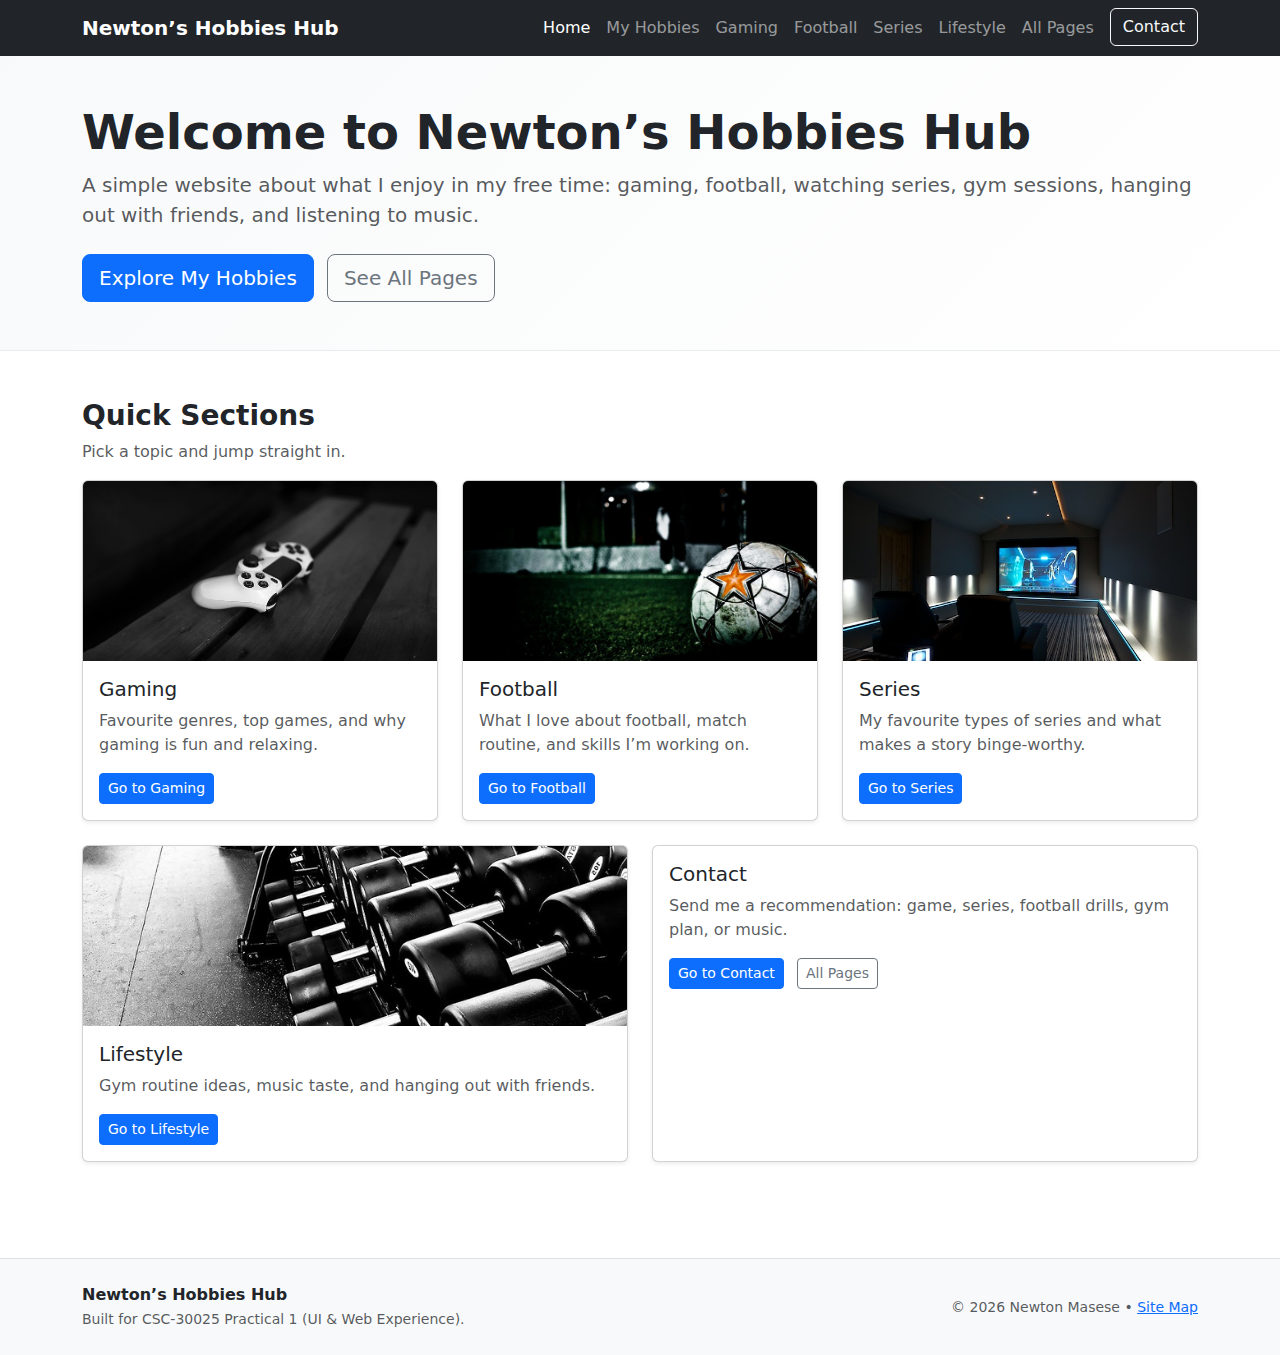
<file: Practical 1/index.html>
<!DOCTYPE html>
<html lang="en">
<head>
  <meta charset="UTF-8" />
  <meta name="viewport" content="width=device-width, initial-scale=1.0" />
  <title>Home | Newton’s Hobbies Hub</title>
  <link href="https://cdn.jsdelivr.net/npm/bootstrap@5.3.3/dist/css/bootstrap.min.css" rel="stylesheet">
  <link rel="stylesheet" href="css/styles.css">
</head>

<body class="min-vh-100 d-flex flex-column">

  <nav class="navbar navbar-expand-lg navbar-dark bg-dark">
    <div class="container">
      <a class="navbar-brand fw-semibold" href="index.html">Newton’s Hobbies Hub</a>
      <button class="navbar-toggler" type="button" data-bs-toggle="collapse" data-bs-target="#mainNav"
        aria-controls="mainNav" aria-expanded="false" aria-label="Toggle navigation">
        <span class="navbar-toggler-icon"></span>
      </button>
      <div class="collapse navbar-collapse" id="mainNav">
        <ul class="navbar-nav ms-auto">
          <li class="nav-item"><a class="nav-link active" aria-current="page" href="index.html">Home</a></li>
          <li class="nav-item"><a class="nav-link" href="myHobbies.html">My Hobbies</a></li>
          <li class="nav-item"><a class="nav-link" href="gaming.html">Gaming</a></li>
          <li class="nav-item"><a class="nav-link" href="football.html">Football</a></li>
          <li class="nav-item"><a class="nav-link" href="series.html">Series</a></li>
          <li class="nav-item"><a class="nav-link" href="lifestyle.html">Lifestyle</a></li>
          <li class="nav-item"><a class="nav-link" href="list.html">All Pages</a></li>
          <li class="nav-item"><a class="btn btn-outline-light ms-lg-2" href="contact.html">Contact</a></li>
        </ul>
      </div>
    </div>
  </nav>

  <header class="hero">
    <div class="container">
      <h1 class="display-5 fw-bold mb-2">Welcome to Newton’s Hobbies Hub</h1>
      <p class="lead text-muted mb-4">
        A simple website about what I enjoy in my free time: gaming, football, watching series, gym sessions,
        hanging out with friends, and listening to music.
      </p>
      <a class="btn btn-primary btn-lg" href="myHobbies.html">Explore My Hobbies</a>
      <a class="btn btn-outline-secondary btn-lg ms-2" href="list.html">See All Pages</a>
    </div>
  </header>

  <!-- MAIN  -->
  <main class="container my-5 flex-grow-1">
    <section class="mb-5">
      <h2 class="h3 fw-bold">Quick Sections</h2>
      <p class="text-muted">Pick a topic and jump straight in.</p>

      <div class="row g-4">
        <div class="col-md-4">
          <div class="card h-100 shadow-sm">
            <img src="img/gaming.jpg" class="card-img-top" alt="Gaming controller">
            <div class="card-body">
              <h3 class="h5">Gaming</h3>
              <p class="text-muted">Favourite genres, top games, and why gaming is fun and relaxing.</p>
              <a href="gaming.html" class="btn btn-sm btn-primary">Go to Gaming</a>
            </div>
          </div>
        </div>

        <div class="col-md-4">
          <div class="card h-100 shadow-sm">
            <img src="img/football.jpg" class="card-img-top" alt="Football on grass">
            <div class="card-body">
              <h3 class="h5">Football</h3>
              <p class="text-muted">What I love about football, match routine, and skills I’m working on.</p>
              <a href="football.html" class="btn btn-sm btn-primary">Go to Football</a>
            </div>
          </div>
        </div>

        <div class="col-md-4">
          <div class="card h-100 shadow-sm">
            <img src="img/series.jpg" class="card-img-top" alt="Streaming at home">
            <div class="card-body">
              <h3 class="h5">Series</h3>
              <p class="text-muted">My favourite types of series and what makes a story binge-worthy.</p>
              <a href="series.html" class="btn btn-sm btn-primary">Go to Series</a>
            </div>
          </div>
        </div>

        <div class="col-md-6">
          <div class="card h-100 shadow-sm">
            <img src="img/gym.jpg" class="card-img-top" alt="Gym dumbbells">
            <div class="card-body">
              <h3 class="h5">Lifestyle</h3>
              <p class="text-muted">Gym routine ideas, music taste, and hanging out with friends.</p>
              <a href="lifestyle.html" class="btn btn-sm btn-primary">Go to Lifestyle</a>
            </div>
          </div>
        </div>

        <div class="col-md-6">
          <div class="card h-100 shadow-sm">
            <div class="card-body">
              <h3 class="h5">Contact</h3>
              <p class="text-muted">Send me a recommendation: game, series, football drills, gym plan, or music.</p>
              <a href="contact.html" class="btn btn-sm btn-primary">Go to Contact</a>
              <a href="list.html" class="btn btn-sm btn-outline-secondary ms-2">All Pages</a>
            </div>
          </div>
        </div>

      </div>
    </section>
  </main>

  <!-- FOOTER  -->
  <footer class="py-4 bg-light border-top mt-auto">
    <div class="container d-flex flex-column flex-md-row justify-content-between align-items-start align-items-md-center gap-2">
      <div>
        <div class="fw-semibold">Newton’s Hobbies Hub</div>
        <small class="text-muted">Built for CSC-30025 Practical 1 (UI & Web Experience).</small>
      </div>
      <div class="text-md-end">
        <small class="text-muted">© 2026 Newton Masese • <a href="list.html">Site Map</a></small>
      </div>
    </div>
  </footer>

  <script src="https://cdn.jsdelivr.net/npm/bootstrap@5.3.3/dist/js/bootstrap.bundle.min.js"></script>
</body>
</html>
</file>
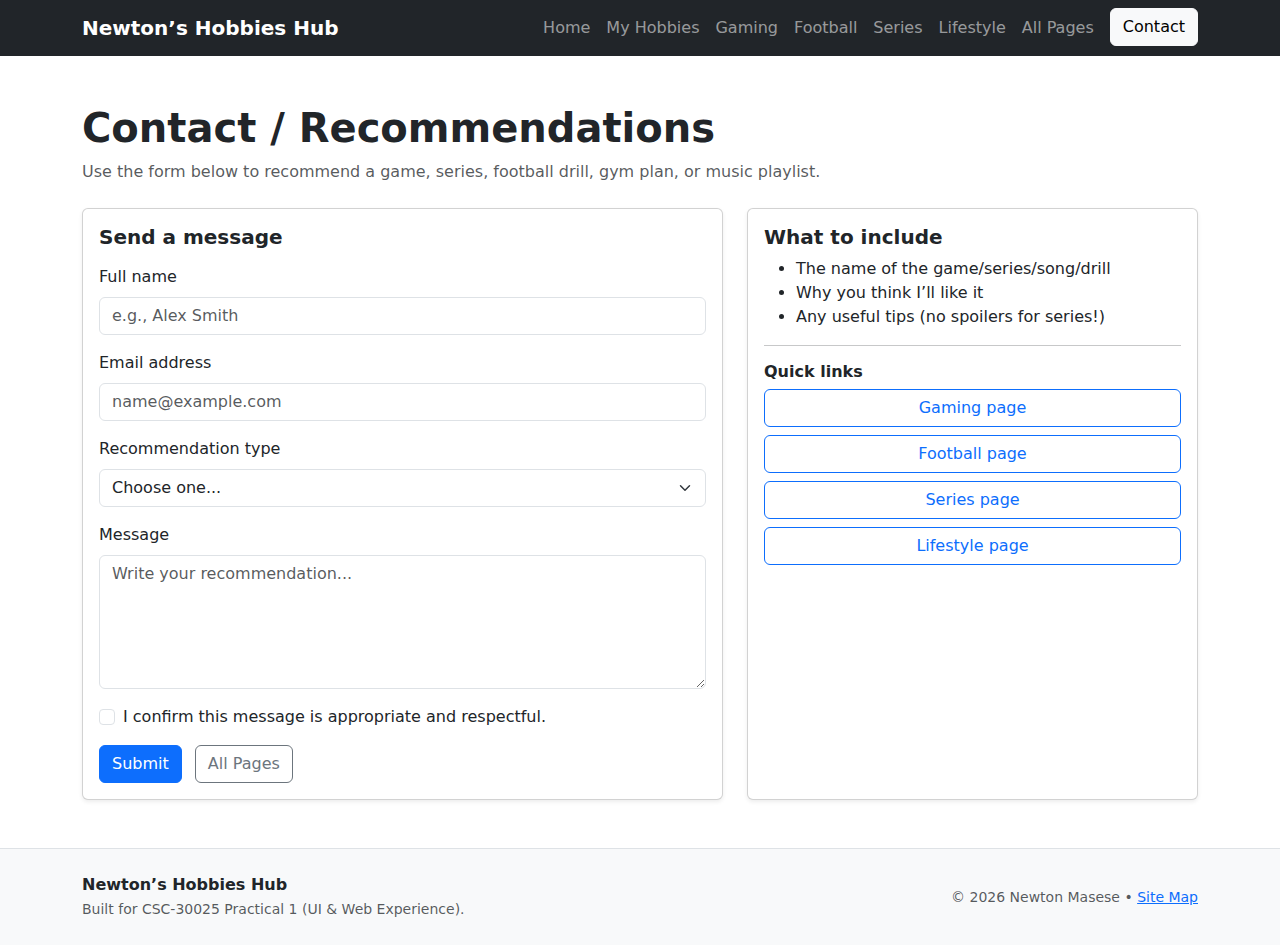
<file: Practical 1/contact.html>
<!DOCTYPE html>
<html lang="en">
<head>
  <meta charset="UTF-8" />
  <meta name="viewport" content="width=device-width, initial-scale=1.0" />
  <title>Contact | Newton’s Hobbies Hub</title>
  <link href="https://cdn.jsdelivr.net/npm/bootstrap@5.3.3/dist/css/bootstrap.min.css" rel="stylesheet">
  <link rel="stylesheet" href="css/styles.css">
</head>


<body class="min-vh-100 d-flex flex-column">

  <!-- NAVBAR -->
  <nav class="navbar navbar-expand-lg navbar-dark bg-dark">
    <div class="container">
      <a class="navbar-brand fw-semibold" href="index.html">Newton’s Hobbies Hub</a>

      <button class="navbar-toggler" type="button" data-bs-toggle="collapse" data-bs-target="#mainNav"
        aria-controls="mainNav" aria-expanded="false" aria-label="Toggle navigation">
        <span class="navbar-toggler-icon"></span>
      </button>

      <div class="collapse navbar-collapse" id="mainNav">
        <ul class="navbar-nav ms-auto">
          <li class="nav-item"><a class="nav-link" href="index.html">Home</a></li>
          <li class="nav-item"><a class="nav-link" href="myHobbies.html">My Hobbies</a></li>
          <li class="nav-item"><a class="nav-link" href="gaming.html">Gaming</a></li>
          <li class="nav-item"><a class="nav-link" href="football.html">Football</a></li>
          <li class="nav-item"><a class="nav-link" href="series.html">Series</a></li>
          <li class="nav-item"><a class="nav-link" href="lifestyle.html">Lifestyle</a></li>
          <li class="nav-item"><a class="nav-link" href="list.html">All Pages</a></li>
          <li class="nav-item">
            <a class="btn btn-outline-light ms-lg-2 active" aria-current="page" href="contact.html">Contact</a>
          </li>
        </ul>
      </div>
    </div>
  </nav>

  <!-- MAIN -->
  <main class="container my-5 flex-grow-1">
    <header class="mb-4">
      <h1 class="display-6 fw-bold">Contact / Recommendations</h1>
      <p class="text-muted mb-0">
        Use the form below to recommend a game, series, football drill, gym plan, or music playlist.
      </p>
    </header>

    <section class="row g-4">
      <div class="col-lg-7">
        <div class="card shadow-sm">
          <div class="card-body">
            <h2 class="h5 fw-semibold mb-3">Send a message</h2>

            <form action="#" method="post" class="needs-validation" novalidate>
              <div class="mb-3">
                <label for="fullName" class="form-label">Full name</label>
                <input type="text" class="form-control" id="fullName" name="fullName"
                       placeholder="e.g., Alex Smith" minlength="2" required>
                <div class="invalid-feedback">Please enter your name (at least 2 characters).</div>
              </div>

              <div class="mb-3">
                <label for="email" class="form-label">Email address</label>
                <input type="email" class="form-control" id="email" name="email"
                       placeholder="name@example.com" required>
                <div class="invalid-feedback">Please enter a valid email address.</div>
              </div>

              <div class="mb-3">
                <label for="topic" class="form-label">Recommendation type</label>
                <select class="form-select" id="topic" name="topic" required>
                  <option value="" selected disabled>Choose one...</option>
                  <option value="gaming">Gaming</option>
                  <option value="football">Football</option>
                  <option value="series">Series</option>
                  <option value="gym">Gym</option>
                  <option value="music">Music</option>
                  <option value="friends">Hangout idea</option>
                </select>
                <div class="invalid-feedback">Please choose a recommendation type.</div>
              </div>

              <div class="mb-3">
                <label for="message" class="form-label">Message</label>
                <textarea class="form-control" id="message" name="message" rows="5"
                          placeholder="Write your recommendation..." minlength="10" required></textarea>
                <div class="invalid-feedback">Please write a message (at least 10 characters).</div>
              </div>

              <div class="form-check mb-3">
                <input class="form-check-input" type="checkbox" value="yes" id="agree" required>
                <label class="form-check-label" for="agree">
                  I confirm this message is appropriate and respectful.
                </label>
                <div class="invalid-feedback">You must confirm before submitting.</div>
              </div>

              <button type="submit" class="btn btn-primary">Submit</button>
              <a href="list.html" class="btn btn-outline-secondary ms-2">All Pages</a>
            </form>

          </div>
        </div>
      </div>

      <div class="col-lg-5">
        <div class="card shadow-sm h-100">
          <div class="card-body">
            <h2 class="h5 fw-semibold">What to include</h2>
            <ul>
              <li>The name of the game/series/song/drill</li>
              <li>Why you think I’ll like it</li>
              <li>Any useful tips (no spoilers for series!)</li>
            </ul>

            <hr>

            <h3 class="h6 fw-semibold">Quick links</h3>
            <div class="d-grid gap-2">
              <a class="btn btn-outline-primary" href="gaming.html">Gaming page</a>
              <a class="btn btn-outline-primary" href="football.html">Football page</a>
              <a class="btn btn-outline-primary" href="series.html">Series page</a>
              <a class="btn btn-outline-primary" href="lifestyle.html">Lifestyle page</a>
            </div>
          </div>
        </div>
      </div>
    </section>
  </main>

  <!-- FOOTER (no big top margin; footer will sit at bottom) -->
  <footer class="py-4 bg-light border-top mt-auto">
    <div class="container d-flex flex-column flex-md-row justify-content-between align-items-start align-items-md-center gap-2">
      <div>
        <div class="fw-semibold">Newton’s Hobbies Hub</div>
        <small class="text-muted">Built for CSC-30025 Practical 1 (UI & Web Experience).</small>
      </div>
      <div class="text-md-end">
        <small class="text-muted">© 2026 Newton Masese • <a href="list.html">Site Map</a></small>
      </div>
    </div>
  </footer>

  <script src="https://cdn.jsdelivr.net/npm/bootstrap@5.3.3/dist/js/bootstrap.bundle.min.js"></script>

  <!-- Bootstrap validation script -->
  <script>
    (() => {
      'use strict';
      const forms = document.querySelectorAll('.needs-validation');
      Array.from(forms).forEach(form => {
        form.addEventListener('submit', event => {
          if (!form.checkValidity()) {
            event.preventDefault();
            event.stopPropagation();
          }
          form.classList.add('was-validated');
        }, false);
      });
    })();
  </script>

</body>
</html>
</file>
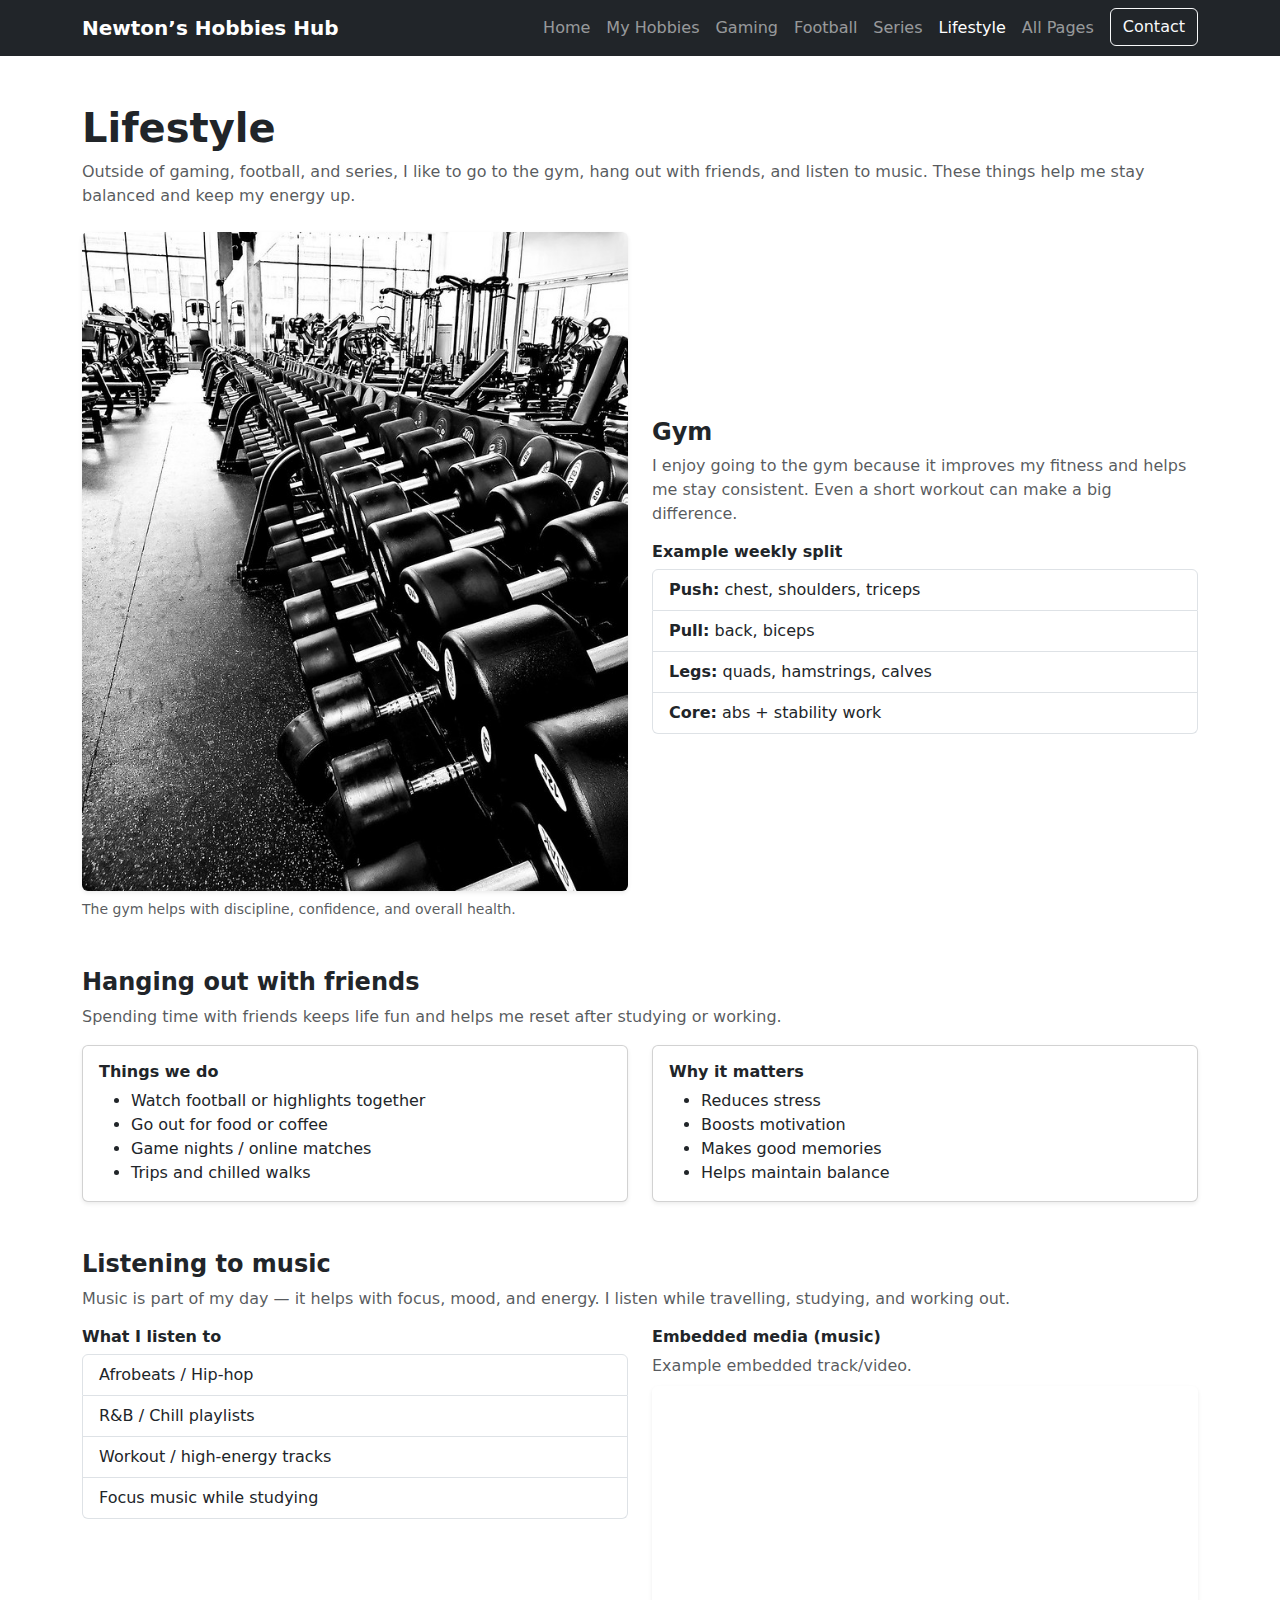
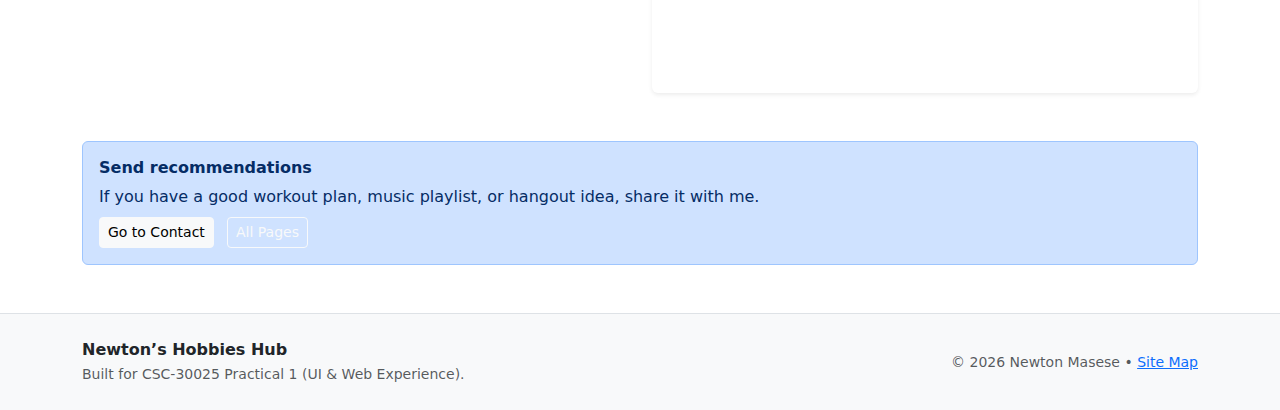
<file: Practical 1/lifestyle.html>
<!DOCTYPE html>
<html lang="en">
<head>
  <meta charset="UTF-8" />
  <meta name="viewport" content="width=device-width, initial-scale=1.0" />
  <title>Lifestyle | Newton’s Hobbies Hub</title>
  <link href="https://cdn.jsdelivr.net/npm/bootstrap@5.3.3/dist/css/bootstrap.min.css" rel="stylesheet">
  <link rel="stylesheet" href="css/styles.css">
</head>
<body>

<!-- NAVBAR -->
<nav class="navbar navbar-expand-lg navbar-dark bg-dark">
  <div class="container">
    <a class="navbar-brand fw-semibold" href="index.html">Newton’s Hobbies Hub</a>

    <button class="navbar-toggler" type="button" data-bs-toggle="collapse" data-bs-target="#mainNav"
      aria-controls="mainNav" aria-expanded="false" aria-label="Toggle navigation">
      <span class="navbar-toggler-icon"></span>
    </button>

    <div class="collapse navbar-collapse" id="mainNav">
      <ul class="navbar-nav ms-auto">
        <li class="nav-item"><a class="nav-link" href="index.html">Home</a></li>
        <li class="nav-item"><a class="nav-link" href="myHobbies.html">My Hobbies</a></li>
        <li class="nav-item"><a class="nav-link" href="gaming.html">Gaming</a></li>
        <li class="nav-item"><a class="nav-link" href="football.html">Football</a></li>
        <li class="nav-item"><a class="nav-link" href="series.html">Series</a></li>
        <li class="nav-item"><a class="nav-link active" aria-current="page" href="lifestyle.html">Lifestyle</a></li>
        <li class="nav-item"><a class="nav-link" href="list.html">All Pages</a></li>
        <li class="nav-item"><a class="btn btn-outline-light ms-lg-2" href="contact.html">Contact</a></li>
      </ul>
    </div>
  </div>
</nav>

<main class="container my-5">
  <header class="mb-4">
    <h1 class="display-6 fw-bold">Lifestyle</h1>
    <p class="text-muted mb-0">
      Outside of gaming, football, and series, I like to go to the gym, hang out with friends, and listen to music.
      These things help me stay balanced and keep my energy up.
    </p>
  </header>

  <!-- Gym -->
  <section class="row g-4 align-items-center mb-5">
    <div class="col-md-6">
      <img src="img/gym.jpg" class="img-fluid rounded shadow-sm" alt="Gym dumbbells">
      <small class="text-muted d-block mt-2">
        The gym helps with discipline, confidence, and overall health.
      </small>
    </div>
    <div class="col-md-6">
      <h2 class="h4 fw-bold">Gym</h2>
      <p class="text-muted">
        I enjoy going to the gym because it improves my fitness and helps me stay consistent.
        Even a short workout can make a big difference.
      </p>

      <h3 class="h6 fw-semibold mt-3">Example weekly split</h3>
      <ul class="list-group">
        <li class="list-group-item"><strong>Push:</strong> chest, shoulders, triceps</li>
        <li class="list-group-item"><strong>Pull:</strong> back, biceps</li>
        <li class="list-group-item"><strong>Legs:</strong> quads, hamstrings, calves</li>
        <li class="list-group-item"><strong>Core:</strong> abs + stability work</li>
      </ul>
    </div>
  </section>

  <!-- Hanging out -->
  <section class="mb-5">
    <h2 class="h4 fw-bold">Hanging out with friends</h2>
    <p class="text-muted">
      Spending time with friends keeps life fun and helps me reset after studying or working.
    </p>

    <div class="row g-4">
      <div class="col-md-6">
        <div class="card h-100 shadow-sm">
          <div class="card-body">
            <h3 class="h6 fw-semibold">Things we do</h3>
            <ul class="mb-0">
              <li>Watch football or highlights together</li>
              <li>Go out for food or coffee</li>
              <li>Game nights / online matches</li>
              <li>Trips and chilled walks</li>
            </ul>
          </div>
        </div>
      </div>
      <div class="col-md-6">
        <div class="card h-100 shadow-sm">
          <div class="card-body">
            <h3 class="h6 fw-semibold">Why it matters</h3>
            <ul class="mb-0">
              <li>Reduces stress</li>
              <li>Boosts motivation</li>
              <li>Makes good memories</li>
              <li>Helps maintain balance</li>
            </ul>
          </div>
        </div>
      </div>
    </div>
  </section>

  <!-- Music -->
  <section class="mb-5">
    <h2 class="h4 fw-bold">Listening to music</h2>
    <p class="text-muted">
      Music is part of my day — it helps with focus, mood, and energy. I listen while travelling,
      studying, and working out.
    </p>

    <div class="row g-4">
      <div class="col-md-6">
        <h3 class="h6 fw-semibold">What I listen to</h3>
        <ul class="list-group">
          <li class="list-group-item">Afrobeats / Hip-hop</li>
          <li class="list-group-item">R&B / Chill playlists</li>
          <li class="list-group-item">Workout / high-energy tracks</li>
          <li class="list-group-item">Focus music while studying</li>
        </ul>
      </div>

      <div class="col-md-6">
        <h3 class="h6 fw-semibold">Embedded media (music)</h3>
        <p class="text-muted mb-2">
          Example embedded track/video.
        </p>
        <div class="ratio ratio-16x9 rounded overflow-hidden shadow-sm">
        <iframe
          src="https://www.youtube.com/embed/8JZZvo-gJaU"
          title="YouTube video player"
          allowfullscreen>
        </iframe>
      </div>
      </div>
    </div>
  </section>

  <!-- CTA -->
  <section class="mb-5">
    <div class="alert alert-primary">
      <h3 class="h6 fw-semibold">Send recommendations</h3>
      <p class="mb-2">
        If you have a good workout plan, music playlist, or hangout idea, share it with me.
      </p>
      <a class="btn btn-light btn-sm" href="contact.html">Go to Contact</a>
      <a class="btn btn-outline-light btn-sm ms-2" href="list.html">All Pages</a>
    </div>
  </section>
</main>

<!-- FOOTER -->
<footer class="mt-5 py-4 bg-light border-top">
  <div class="container d-flex flex-column flex-md-row justify-content-between align-items-start align-items-md-center gap-2">
    <div>
      <div class="fw-semibold">Newton’s Hobbies Hub</div>
      <small class="text-muted">Built for CSC-30025 Practical 1 (UI & Web Experience).</small>
    </div>
    <div class="text-md-end">
      <small class="text-muted">© 2026 Newton Masese • <a href="list.html">Site Map</a></small>
    </div>
  </div>
</footer>

<script src="https://cdn.jsdelivr.net/npm/bootstrap@5.3.3/dist/js/bootstrap.bundle.min.js"></script>
</body>
</html>
</file>
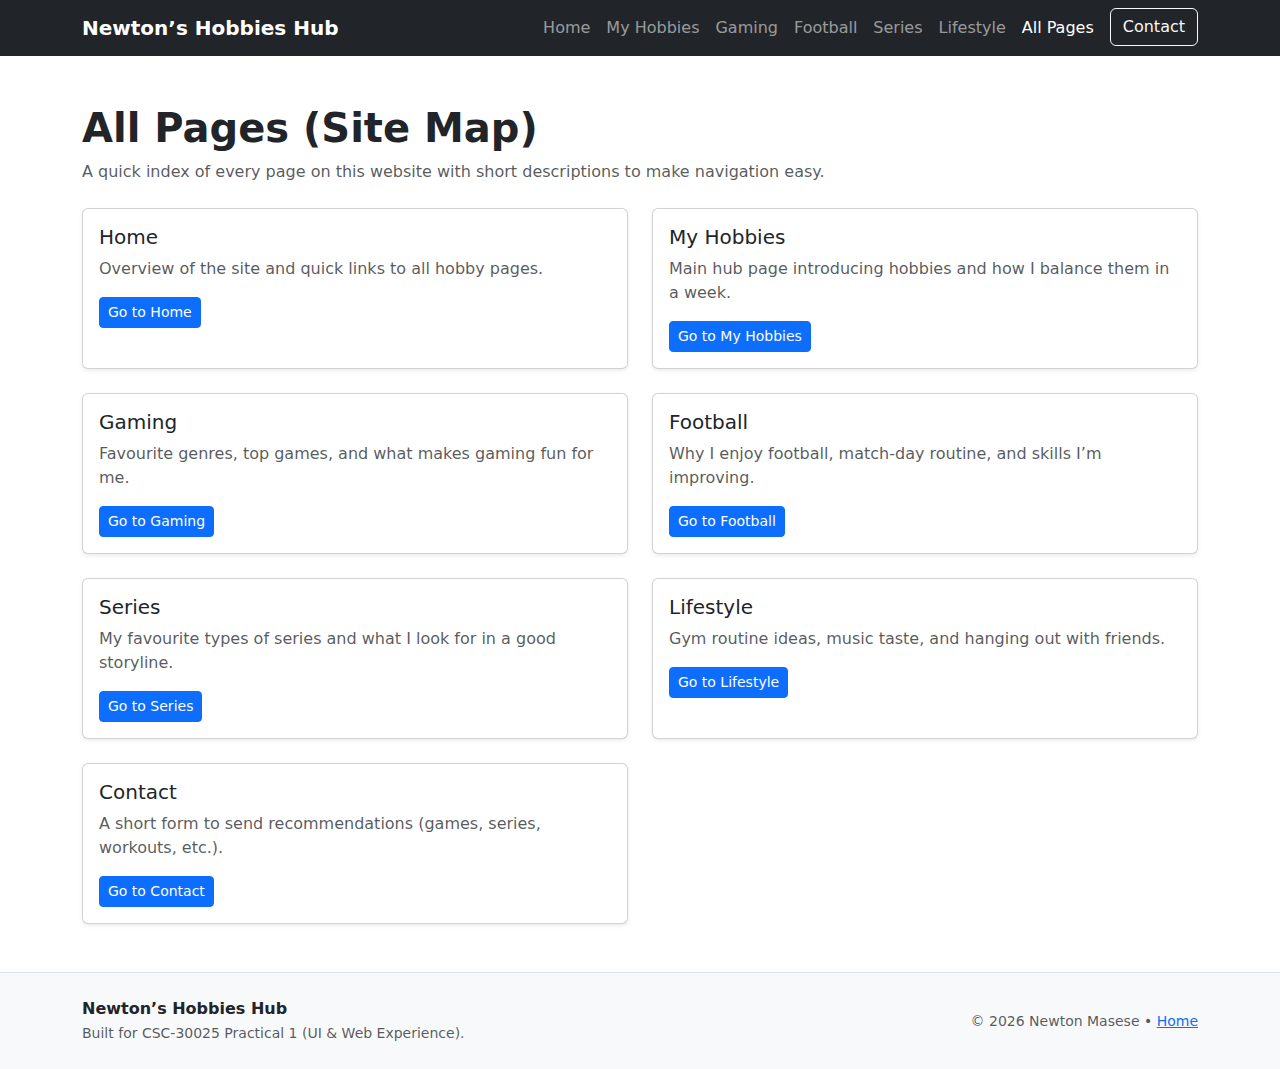
<file: Practical 1/list.html>
<!DOCTYPE html>
<html lang="en">
<head>
  <meta charset="UTF-8" />
  <meta name="viewport" content="width=device-width, initial-scale=1.0" />
  <title>All Pages | Newton’s Hobbies Hub</title>
  <link href="https://cdn.jsdelivr.net/npm/bootstrap@5.3.3/dist/css/bootstrap.min.css" rel="stylesheet">
  <link rel="stylesheet" href="css/styles.css">
</head>
<body>

<nav class="navbar navbar-expand-lg navbar-dark bg-dark">
  <div class="container">
    <a class="navbar-brand fw-semibold" href="index.html">Newton’s Hobbies Hub</a>
    <button class="navbar-toggler" type="button" data-bs-toggle="collapse" data-bs-target="#mainNav"
      aria-controls="mainNav" aria-expanded="false" aria-label="Toggle navigation">
      <span class="navbar-toggler-icon"></span>
    </button>
    <div class="collapse navbar-collapse" id="mainNav">
      <ul class="navbar-nav ms-auto">
        <li class="nav-item"><a class="nav-link" href="index.html">Home</a></li>
        <li class="nav-item"><a class="nav-link" href="myHobbies.html">My Hobbies</a></li>
        <li class="nav-item"><a class="nav-link" href="gaming.html">Gaming</a></li>
        <li class="nav-item"><a class="nav-link" href="football.html">Football</a></li>
        <li class="nav-item"><a class="nav-link" href="series.html">Series</a></li>
        <li class="nav-item"><a class="nav-link" href="lifestyle.html">Lifestyle</a></li>
        <li class="nav-item"><a class="nav-link active" aria-current="page" href="list.html">All Pages</a></li>
        <li class="nav-item"><a class="btn btn-outline-light ms-lg-2" href="contact.html">Contact</a></li>
      </ul>
    </div>
  </div>
</nav>

<main class="container my-5">
  <header class="mb-4">
    <h1 class="display-6 fw-bold">All Pages (Site Map)</h1>
    <p class="text-muted mb-0">
      A quick index of every page on this website with short descriptions to make navigation easy.
    </p>
  </header>

  <div class="row g-4">
    <div class="col-md-6">
      <div class="card h-100 shadow-sm">
        <div class="card-body">
          <h2 class="h5">Home</h2>
          <p class="text-muted">Overview of the site and quick links to all hobby pages.</p>
          <a class="btn btn-sm btn-primary" href="index.html">Go to Home</a>
        </div>
      </div>
    </div>

    <div class="col-md-6">
      <div class="card h-100 shadow-sm">
        <div class="card-body">
          <h2 class="h5">My Hobbies</h2>
          <p class="text-muted">Main hub page introducing hobbies and how I balance them in a week.</p>
          <a class="btn btn-sm btn-primary" href="myHobbies.html">Go to My Hobbies</a>
        </div>
      </div>
    </div>

    <div class="col-md-6">
      <div class="card h-100 shadow-sm">
        <div class="card-body">
          <h2 class="h5">Gaming</h2>
          <p class="text-muted">Favourite genres, top games, and what makes gaming fun for me.</p>
          <a class="btn btn-sm btn-primary" href="gaming.html">Go to Gaming</a>
        </div>
      </div>
    </div>

    <div class="col-md-6">
      <div class="card h-100 shadow-sm">
        <div class="card-body">
          <h2 class="h5">Football</h2>
          <p class="text-muted">Why I enjoy football, match-day routine, and skills I’m improving.</p>
          <a class="btn btn-sm btn-primary" href="football.html">Go to Football</a>
        </div>
      </div>
    </div>

    <div class="col-md-6">
      <div class="card h-100 shadow-sm">
        <div class="card-body">
          <h2 class="h5">Series</h2>
          <p class="text-muted">My favourite types of series and what I look for in a good storyline.</p>
          <a class="btn btn-sm btn-primary" href="series.html">Go to Series</a>
        </div>
      </div>
    </div>

    <div class="col-md-6">
      <div class="card h-100 shadow-sm">
        <div class="card-body">
          <h2 class="h5">Lifestyle</h2>
          <p class="text-muted">Gym routine ideas, music taste, and hanging out with friends.</p>
          <a class="btn btn-sm btn-primary" href="lifestyle.html">Go to Lifestyle</a>
        </div>
      </div>
    </div>

    <div class="col-md-6">
      <div class="card h-100 shadow-sm">
        <div class="card-body">
          <h2 class="h5">Contact</h2>
          <p class="text-muted">A short form to send recommendations (games, series, workouts, etc.).</p>
          <a class="btn btn-sm btn-primary" href="contact.html">Go to Contact</a>
        </div>
      </div>
    </div>
  </div>
</main>

<footer class="mt-5 py-4 bg-light border-top">
  <div class="container d-flex flex-column flex-md-row justify-content-between align-items-start align-items-md-center gap-2">
    <div>
      <div class="fw-semibold">Newton’s Hobbies Hub</div>
      <small class="text-muted">Built for CSC-30025 Practical 1 (UI & Web Experience).</small>
    </div>
    <div class="text-md-end">
      <small class="text-muted">© 2026 Newton Masese • <a href="index.html">Home</a></small>
    </div>
  </div>
</footer>

<script src="https://cdn.jsdelivr.net/npm/bootstrap@5.3.3/dist/js/bootstrap.bundle.min.js"></script>
</body>
</html>
</file>
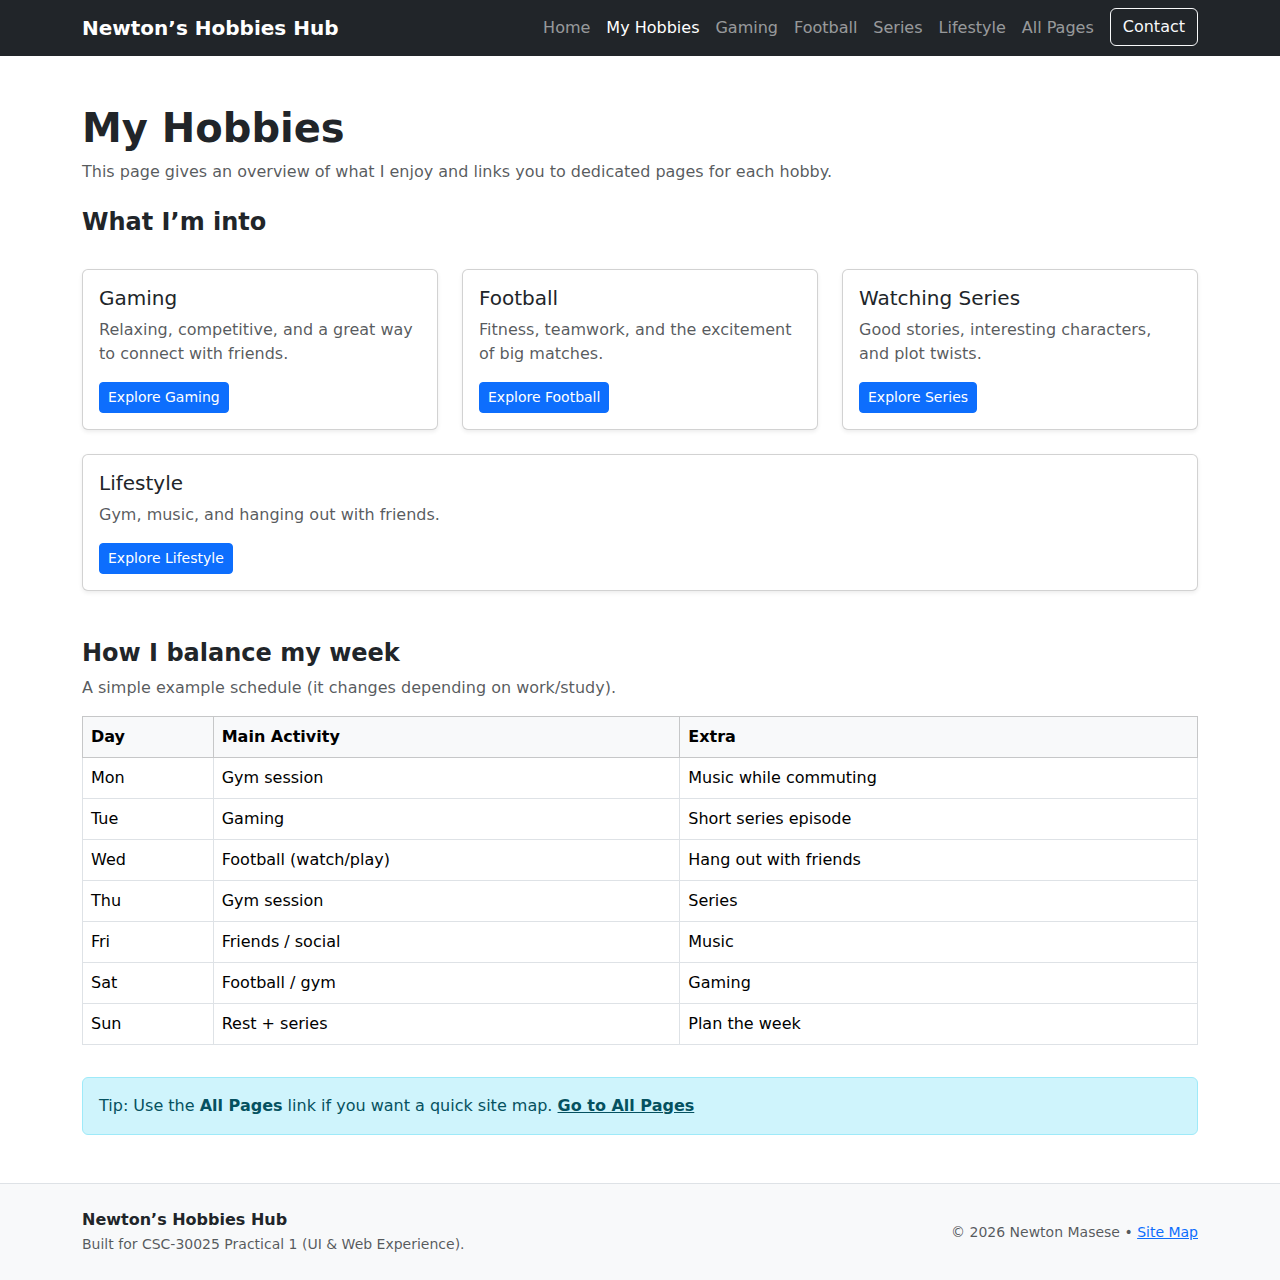
<file: Practical 1/myHobbies.html>
<!DOCTYPE html>
<html lang="en">
<head>
  <meta charset="UTF-8" />
  <meta name="viewport" content="width=device-width, initial-scale=1.0" />
  <title>My Hobbies | Newton’s Hobbies Hub</title>
  <link href="https://cdn.jsdelivr.net/npm/bootstrap@5.3.3/dist/css/bootstrap.min.css" rel="stylesheet">
  <link rel="stylesheet" href="css/styles.css">
</head>
<body>

<!-- NAVBAR -->
<nav class="navbar navbar-expand-lg navbar-dark bg-dark">
  <div class="container">
    <a class="navbar-brand fw-semibold" href="index.html">Newton’s Hobbies Hub</a>
    <button class="navbar-toggler" type="button" data-bs-toggle="collapse" data-bs-target="#mainNav"
      aria-controls="mainNav" aria-expanded="false" aria-label="Toggle navigation">
      <span class="navbar-toggler-icon"></span>
    </button>
    <div class="collapse navbar-collapse" id="mainNav">
      <ul class="navbar-nav ms-auto">
        <li class="nav-item"><a class="nav-link" href="index.html">Home</a></li>
        <li class="nav-item"><a class="nav-link active" aria-current="page" href="myHobbies.html">My Hobbies</a></li>
        <li class="nav-item"><a class="nav-link" href="gaming.html">Gaming</a></li>
        <li class="nav-item"><a class="nav-link" href="football.html">Football</a></li>
        <li class="nav-item"><a class="nav-link" href="series.html">Series</a></li>
        <li class="nav-item"><a class="nav-link" href="lifestyle.html">Lifestyle</a></li>
        <li class="nav-item"><a class="nav-link" href="list.html">All Pages</a></li>
        <li class="nav-item"><a class="btn btn-outline-light ms-lg-2" href="contact.html">Contact</a></li>
      </ul>
    </div>
  </div>
</nav>

<main class="container my-5">
  <header class="mb-4">
    <h1 class="display-6 fw-bold">My Hobbies</h1>
    <p class="text-muted mb-0">
      This page gives an overview of what I enjoy and links you to dedicated pages for each hobby.
    </p>
  </header>

  <section class="mb-5">
    <h2 class="h4 fw-bold">What I’m into</h2>
    <div class="row g-4 mt-1">
      <div class="col-md-4">
        <div class="card h-100 shadow-sm">
          <div class="card-body">
            <h3 class="h5">Gaming</h3>
            <p class="text-muted">Relaxing, competitive, and a great way to connect with friends.</p>
            <a class="btn btn-sm btn-primary" href="gaming.html">Explore Gaming</a>
          </div>
        </div>
      </div>
      <div class="col-md-4">
        <div class="card h-100 shadow-sm">
          <div class="card-body">
            <h3 class="h5">Football</h3>
            <p class="text-muted">Fitness, teamwork, and the excitement of big matches.</p>
            <a class="btn btn-sm btn-primary" href="football.html">Explore Football</a>
          </div>
        </div>
      </div>
      <div class="col-md-4">
        <div class="card h-100 shadow-sm">
          <div class="card-body">
            <h3 class="h5">Watching Series</h3>
            <p class="text-muted">Good stories, interesting characters, and plot twists.</p>
            <a class="btn btn-sm btn-primary" href="series.html">Explore Series</a>
          </div>
        </div>
      </div>
      <div class="col-md-12">
        <div class="card h-100 shadow-sm">
          <div class="card-body">
            <h3 class="h5">Lifestyle</h3>
            <p class="text-muted">Gym, music, and hanging out with friends.</p>
            <a class="btn btn-sm btn-primary" href="lifestyle.html">Explore Lifestyle</a>
          </div>
        </div>
      </div>
    </div>
  </section>

  <section class="mb-5">
    <h2 class="h4 fw-bold">How I balance my week</h2>
    <p class="text-muted">A simple example schedule (it changes depending on work/study).</p>

    <div class="table-responsive">
      <table class="table table-bordered align-middle">
        <thead class="table-light">
          <tr>
            <th>Day</th>
            <th>Main Activity</th>
            <th>Extra</th>
          </tr>
        </thead>
        <tbody>
          <tr><td>Mon</td><td>Gym session</td><td>Music while commuting</td></tr>
          <tr><td>Tue</td><td>Gaming</td><td>Short series episode</td></tr>
          <tr><td>Wed</td><td>Football (watch/play)</td><td>Hang out with friends</td></tr>
          <tr><td>Thu</td><td>Gym session</td><td>Series</td></tr>
          <tr><td>Fri</td><td>Friends / social</td><td>Music</td></tr>
          <tr><td>Sat</td><td>Football / gym</td><td>Gaming</td></tr>
          <tr><td>Sun</td><td>Rest + series</td><td>Plan the week</td></tr>
        </tbody>
      </table>
    </div>

    <div class="alert alert-info mt-3">
      Tip: Use the <strong>All Pages</strong> link if you want a quick site map.
      <a href="list.html" class="alert-link">Go to All Pages</a>
    </div>
  </section>
</main>

<!-- FOOTER -->
<footer class="mt-5 py-4 bg-light border-top">
  <div class="container d-flex flex-column flex-md-row justify-content-between align-items-start align-items-md-center gap-2">
    <div>
      <div class="fw-semibold">Newton’s Hobbies Hub</div>
      <small class="text-muted">Built for CSC-30025 Practical 1 (UI & Web Experience).</small>
    </div>
    <div class="text-md-end">
      <small class="text-muted">© 2026 Newton Masese • <a href="list.html">Site Map</a></small>
    </div>
  </div>
</footer>

<script src="https://cdn.jsdelivr.net/npm/bootstrap@5.3.3/dist/js/bootstrap.bundle.min.js"></script>
</body>
</html>
</file>
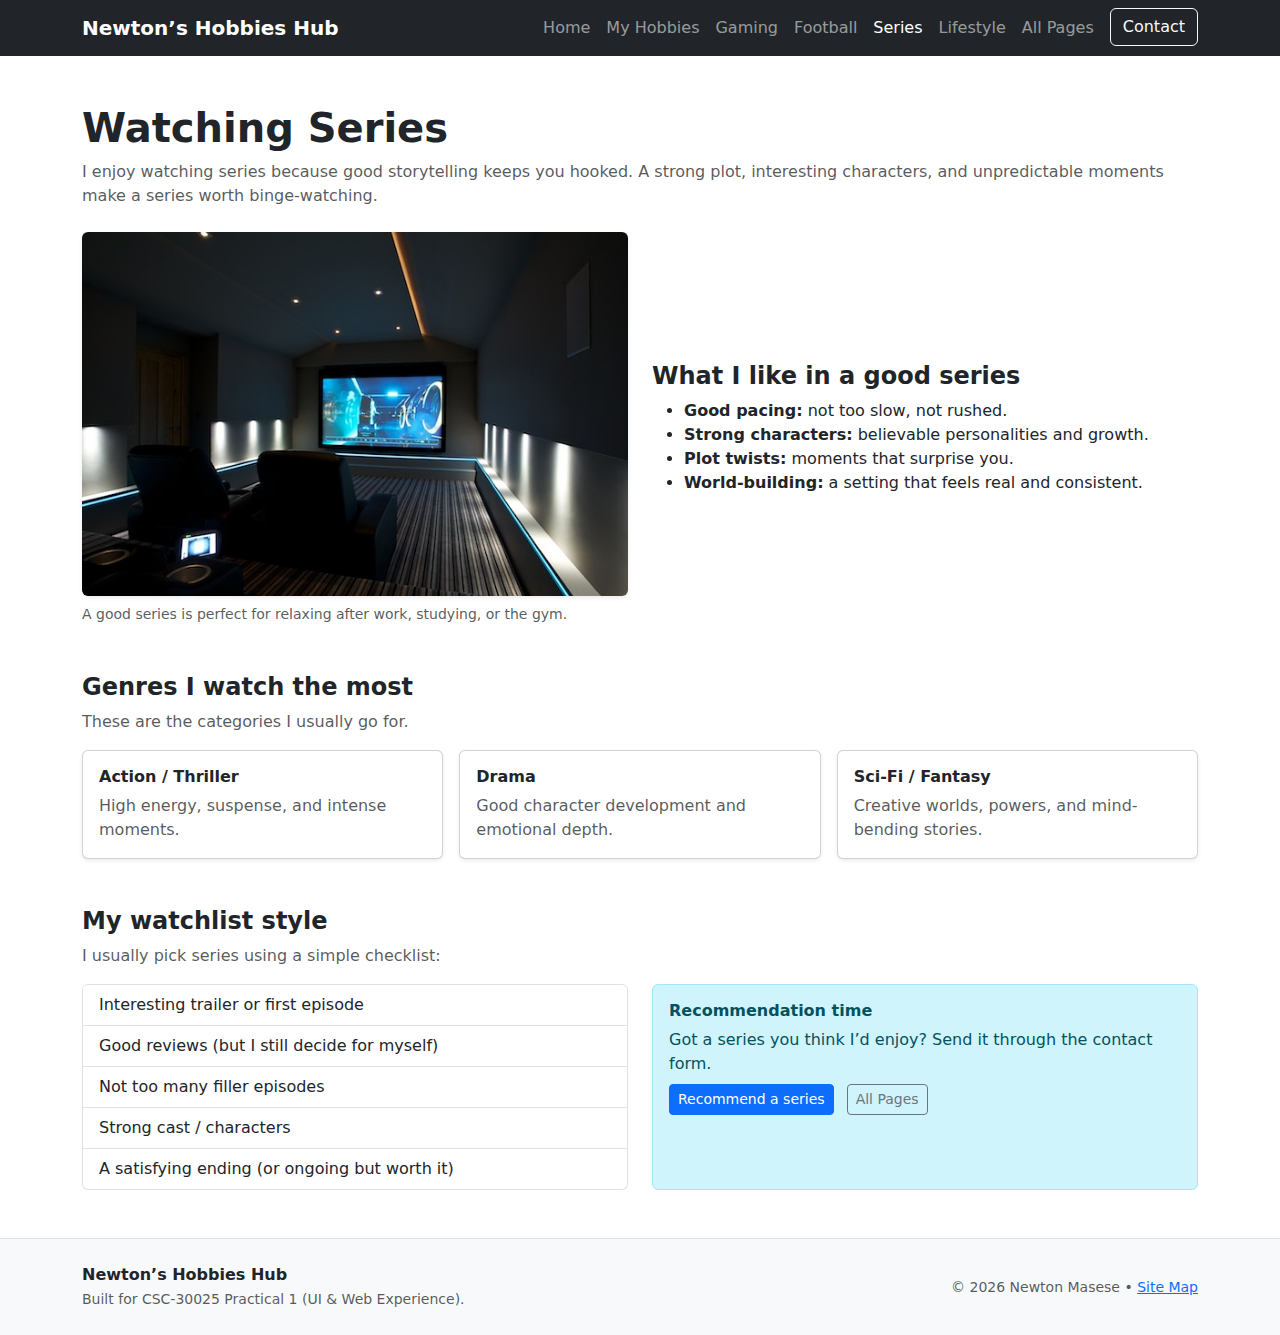
<file: Practical 1/series.html>
<!DOCTYPE html>
<html lang="en">
<head>
  <meta charset="UTF-8" />
  <meta name="viewport" content="width=device-width, initial-scale=1.0" />
  <title>Series | Newton’s Hobbies Hub</title>
  <link href="https://cdn.jsdelivr.net/npm/bootstrap@5.3.3/dist/css/bootstrap.min.css" rel="stylesheet">
  <link rel="stylesheet" href="css/styles.css">
</head>
<body>

<!-- NAVBAR -->
<nav class="navbar navbar-expand-lg navbar-dark bg-dark">
  <div class="container">
    <a class="navbar-brand fw-semibold" href="index.html">Newton’s Hobbies Hub</a>

    <button class="navbar-toggler" type="button" data-bs-toggle="collapse" data-bs-target="#mainNav"
      aria-controls="mainNav" aria-expanded="false" aria-label="Toggle navigation">
      <span class="navbar-toggler-icon"></span>
    </button>

    <div class="collapse navbar-collapse" id="mainNav">
      <ul class="navbar-nav ms-auto">
        <li class="nav-item"><a class="nav-link" href="index.html">Home</a></li>
        <li class="nav-item"><a class="nav-link" href="myHobbies.html">My Hobbies</a></li>
        <li class="nav-item"><a class="nav-link" href="gaming.html">Gaming</a></li>
        <li class="nav-item"><a class="nav-link" href="football.html">Football</a></li>
        <li class="nav-item"><a class="nav-link active" aria-current="page" href="series.html">Series</a></li>
        <li class="nav-item"><a class="nav-link" href="lifestyle.html">Lifestyle</a></li>
        <li class="nav-item"><a class="nav-link" href="list.html">All Pages</a></li>
        <li class="nav-item"><a class="btn btn-outline-light ms-lg-2" href="contact.html">Contact</a></li>
      </ul>
    </div>
  </div>
</nav>

<main class="container my-5">
  <header class="mb-4">
    <h1 class="display-6 fw-bold">Watching Series</h1>
    <p class="text-muted mb-0">
      I enjoy watching series because good storytelling keeps you hooked. A strong plot, interesting
      characters, and unpredictable moments make a series worth binge-watching.
    </p>
  </header>

  <!-- Image + intro -->
  <section class="row g-4 align-items-center mb-5">
    <div class="col-md-6">
      <img src="img/series.jpg" class="img-fluid rounded shadow-sm" alt="Watching a series at home">
      <small class="text-muted d-block mt-2">
        A good series is perfect for relaxing after work, studying, or the gym.
      </small>
    </div>
    <div class="col-md-6">
      <h2 class="h4 fw-bold">What I like in a good series</h2>
      <ul class="mb-0">
        <li><strong>Good pacing:</strong> not too slow, not rushed.</li>
        <li><strong>Strong characters:</strong> believable personalities and growth.</li>
        <li><strong>Plot twists:</strong> moments that surprise you.</li>
        <li><strong>World-building:</strong> a setting that feels real and consistent.</li>
      </ul>
    </div>
  </section>

  <!-- Genres -->
  <section class="mb-5">
    <h2 class="h4 fw-bold">Genres I watch the most</h2>
    <p class="text-muted">These are the categories I usually go for.</p>

    <div class="row g-3">
      <div class="col-md-4">
        <div class="card h-100 shadow-sm">
          <div class="card-body">
            <h3 class="h6 fw-semibold">Action / Thriller</h3>
            <p class="text-muted mb-0">High energy, suspense, and intense moments.</p>
          </div>
        </div>
      </div>
      <div class="col-md-4">
        <div class="card h-100 shadow-sm">
          <div class="card-body">
            <h3 class="h6 fw-semibold">Drama</h3>
            <p class="text-muted mb-0">Good character development and emotional depth.</p>
          </div>
        </div>
      </div>
      <div class="col-md-4">
        <div class="card h-100 shadow-sm">
          <div class="card-body">
            <h3 class="h6 fw-semibold">Sci-Fi / Fantasy</h3>
            <p class="text-muted mb-0">Creative worlds, powers, and mind-bending stories.</p>
          </div>
        </div>
      </div>
    </div>
  </section>

  <!-- Watchlist -->
  <section class="mb-5">
    <h2 class="h4 fw-bold">My watchlist style</h2>
    <p class="text-muted">I usually pick series using a simple checklist:</p>

    <div class="row g-4">
      <div class="col-md-6">
        <ul class="list-group">
          <li class="list-group-item">Interesting trailer or first episode</li>
          <li class="list-group-item">Good reviews (but I still decide for myself)</li>
          <li class="list-group-item">Not too many filler episodes</li>
          <li class="list-group-item">Strong cast / characters</li>
          <li class="list-group-item">A satisfying ending (or ongoing but worth it)</li>
        </ul>
      </div>
      <div class="col-md-6">
        <div class="alert alert-info h-100">
          <h3 class="h6 fw-semibold">Recommendation time</h3>
          <p class="mb-2">
            Got a series you think I’d enjoy? Send it through the contact form.
          </p>
          <a class="btn btn-primary btn-sm" href="contact.html">Recommend a series</a>
          <a class="btn btn-outline-secondary btn-sm ms-2" href="list.html">All Pages</a>
        </div>
      </div>
    </div>
  </section>


</main>

<!-- FOOTER -->
<footer class="mt-5 py-4 bg-light border-top">
  <div class="container d-flex flex-column flex-md-row justify-content-between align-items-start align-items-md-center gap-2">
    <div>
      <div class="fw-semibold">Newton’s Hobbies Hub</div>
      <small class="text-muted">Built for CSC-30025 Practical 1 (UI & Web Experience).</small>
    </div>
    <div class="text-md-end">
      <small class="text-muted">© 2026 Newton Masese • <a href="list.html">Site Map</a></small>
    </div>
  </div>
</footer>

<script src="https://cdn.jsdelivr.net/npm/bootstrap@5.3.3/dist/js/bootstrap.bundle.min.js"></script>
</body>
</html>
</file>
<file: Practical 1/css/styles.css>
body { background: #fff; }

.hero {
  padding: 3rem 1rem;
  background: linear-gradient(135deg, #f8f9fa, #ffffff);
  border-bottom: 1px solid #e9ecef;
}

.card img {
  object-fit: cover;
  height: 180px;
}
</file>
